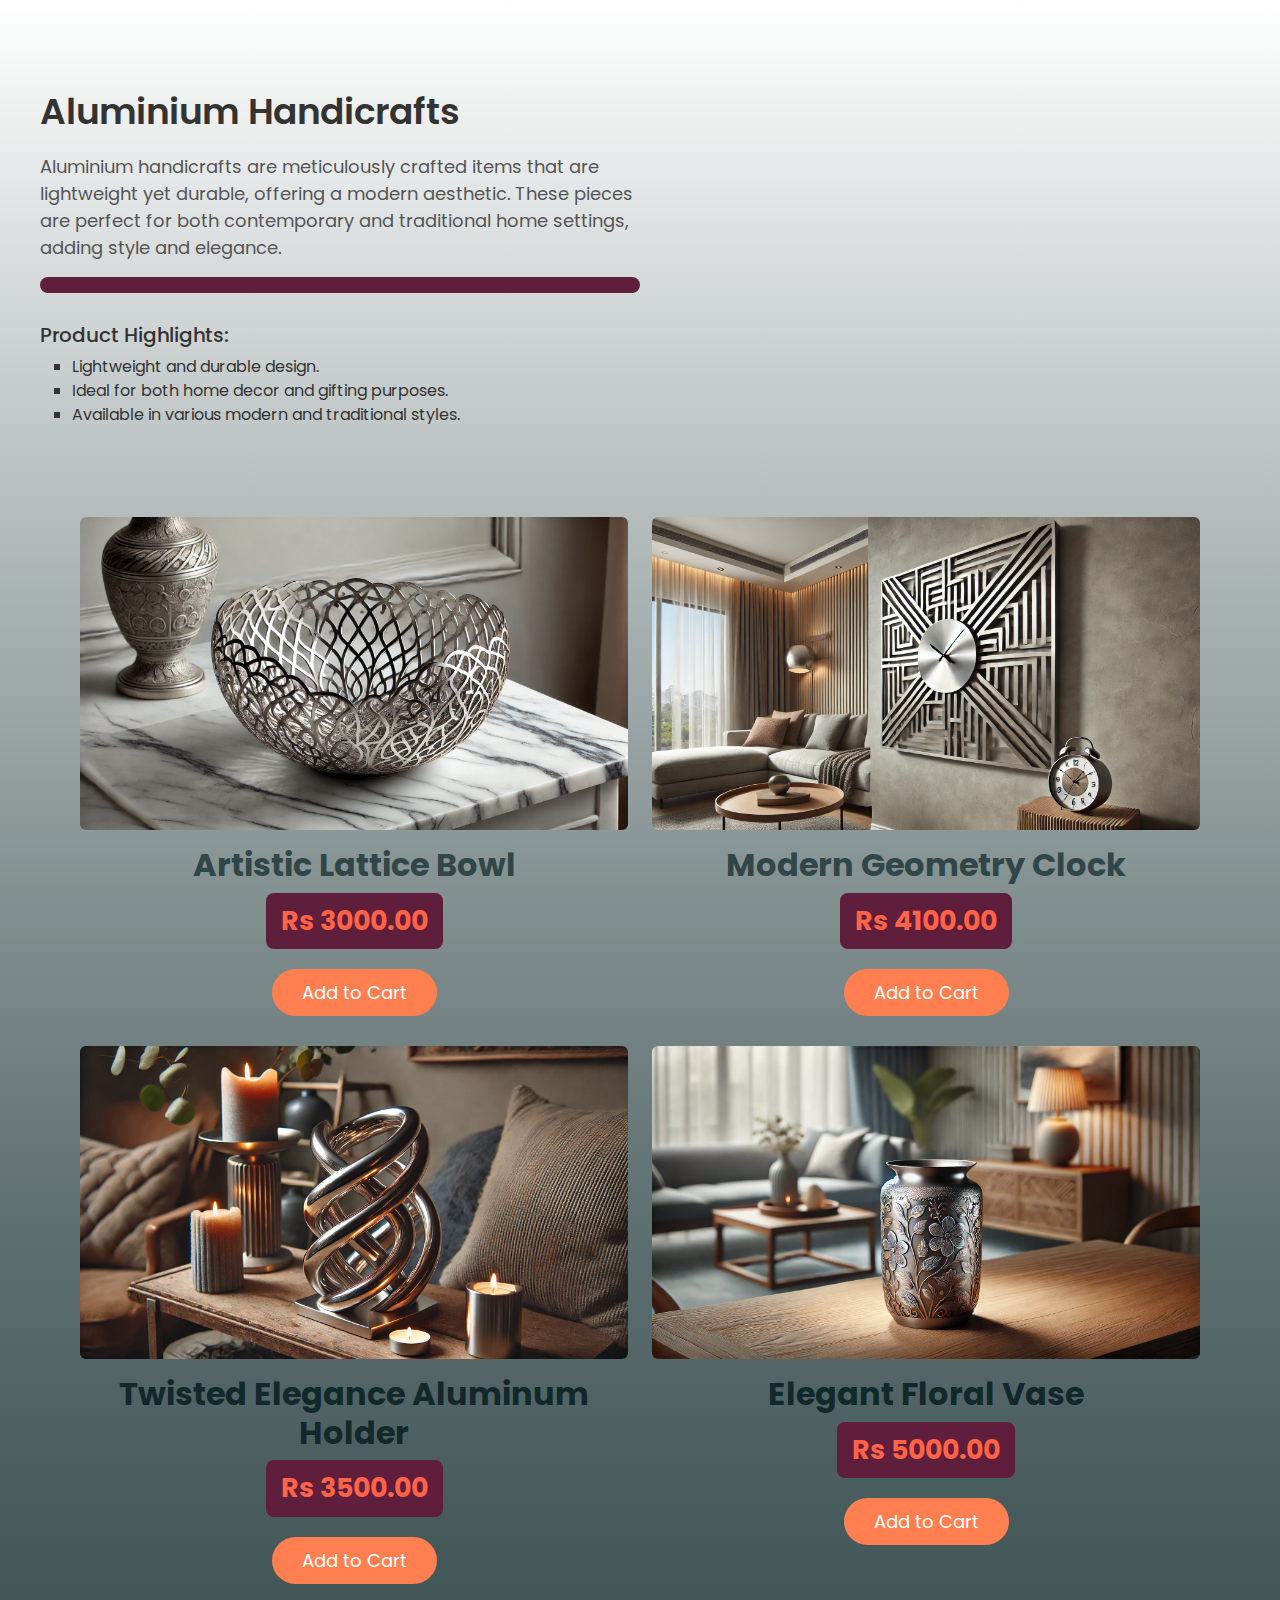
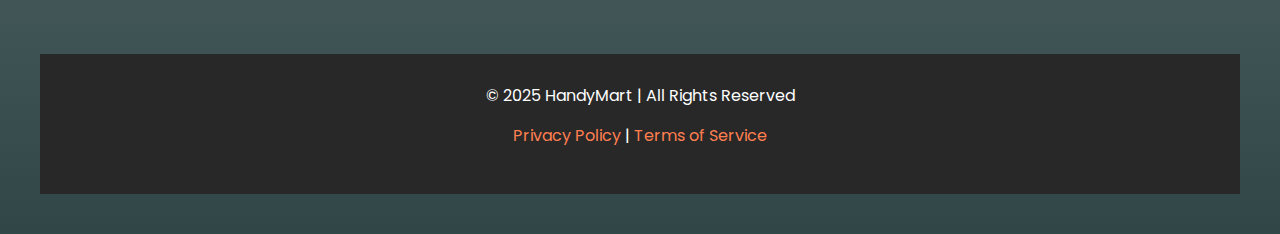
<file: htmlpages/aluminium-handicrafts.html>
<!DOCTYPE html>
<html lang="en">

<head>
    <meta charset="UTF-8">
    <meta name="viewport" content="width=device-width, initial-scale=1">
    <link rel="stylesheet" href="https://cdnjs.cloudflare.com/ajax/libs/font-awesome/6.0.0-beta3/css/all.min.css">
    <link href="https://fonts.googleapis.com/css2?family=Poppins:wght@300;400;600&display=swap" rel="stylesheet">
    <link rel="stylesheet" href="../css/bootstrap.css">
    <script src="https://cdn.jsdelivr.net/npm/bootstrap@5.3.3/dist/js/bootstrap.bundle.min.js"
        integrity="sha384-YvpcrYf0tY3lHB60NNkmXc5s9fDVZLESaAA55NDzOxhy9GkcIdslK1eN7N6jIeHz"
        crossorigin="anonymous"></script>
    <script src="../New folder/popper.min.js"></script>
    <script src="..//New folder/jquery-3.7.1.js"></script>
    <script src="../js/bootstrap.js"></script>
    <title>Aluminium Handicrafts - Product Details</title>
    <style>
        body {
            font-family: 'Poppins', sans-serif;
            background-image: linear-gradient(to top, #304647, 60%, #fff);
            box-sizing: border-box;
        }

        .product-details {
            margin-top: 50px;
            border-radius: 15px;
            padding: 40px;
        } 

        .product-title {
            font-size: 36px;
            font-weight: 600;
            color: #333;
        }

        .d-grip {
            display: flex;
            flex-direction: column;
            justify-content: center;
            align-items: center;
            margin-bottom: 30px;
        }

        .product-price {
            font-size: 27px;
            color: #ff6347;
            font-weight: bold;
            background-color: #5f1e3c;
            padding: 8px 15px;
            border-radius: 8px;
            margin-bottom: 10px;
            text-align: center;
        }

        .add-to-cart-btn {
            background-color: #ff7f50;
            color: white;
            border: none;
            padding: 10px 30px;
            font-size: 18px;
            border-radius: 50px;
            cursor: pointer;
            transition: all 0.3s ease;
            margin-top: 2px;
            display: inline-block;
            margin-left: auto;
            margin-right: auto;
        }

        .add-to-cart-btn:hover {
            background-color: #ff6347;
            transform: scale(1.1);
        }

        .product-highlights {
            margin-top: 30px;
            font-size: 16px;
            color: #333;
        }

        .product-highlights ul {
            list-style-type: square;
        }

        .product-description {
            margin-top: 20px;
            font-size: 18px;
            color: #555;
        }

        footer {
            background-color: #282828;
            color: white;
            padding: 30px 0;
            text-align: center;
        }

        footer a {
            color: #ff7f50;
            text-decoration: none;
        }

        footer a:hover {
            text-decoration: underline;
        }
    </style>
</head>

<body>
    
    <div class=" product-details">
            <div class="col-md-6">
                <h2 class="product-title">Aluminium Handicrafts</h2>
                <p class="product-description">
                    Aluminium handicrafts are meticulously crafted items that are lightweight yet durable, offering a modern aesthetic. These pieces are perfect for both contemporary and traditional home settings, adding style and elegance.
                </p>
                <p class="product-price" ></p>
                <div class="product-highlights">
                    <h5>Product Highlights:</h5>
                    <ul>
                        <li>Lightweight and durable design.</li>
                        <li>Ideal for both home decor and gifting purposes.</li>
                        <li>Available in various modern and traditional styles.</li>
                    </ul>
                </div>
            </div>
            <div class="product-details">
                <div class="row">
                    <div class="col-md-6">
                        <img src="../images/aluminium2.webp" class="img-fluid rounded" alt="Aluminium Handicraft">
                        <h2 class="text-center  mt-3" style="font-weight:bolder; color: #304647; "> Artistic Lattice Bowl </h2>
                        <div class="d-grip gap-2">
                            <p class="product-price" id="productPrice">Rs 3000.00</p>
                            <button class="add-to-cart-btn">Add to Cart</button>
                        </div>
                    </div>
    
                    <div class="col-md-6">
                        <img src="../images/aluminium4.webp" class="img-fluid rounded"
                            alt="Aluminium Handicraft">
                        <h2 class="text-center  mt-3" style="font-weight:bolder; color: #304647; ">Modern Geometry Clock  </h2>
                        <div class="d-grip gap-2">
                            <p class="product-price" id="productPrice">Rs 4100.00</p>
                            <button class="add-to-cart-btn">Add to Cart</button>
                        </div>
                    </div>
                </div>
    
                <div class="row">
                    <div class="col-md-6">
                        <img src="../images/aluminium3.webp" class="img-fluid rounded" alt="Aluminium Handicraft">
                        <h2 class="text-center  mt-3" style="font-weight: bolder; color: #12292b;"> Twisted Elegance Aluminum Holder  </h2>
                        <div class="d-grip gap-2">
                            <p class="product-price" id="productPrice">Rs 3500.00</p>
                            <button class="add-to-cart-btn">Add to Cart</button>
                        </div>
                    </div>
                    <div class="col-md-6">
                        <img src="../images/aluminium1.webp" class="img-fluid rounded"
                            alt="Aluminium Handicraft">
                        <h2 class="text-center  mt-3" style="font-weight: bolder; color: #12292b;">Elegant Floral Vase </h2>
                        <div class="d-grip gap-2">
                            <p class="product-price" id="productPrice">Rs 5000.00</p>
                            <button class="add-to-cart-btn">Add to Cart</button>
                        </div>
                    </div>
                </div>
            </div>
    
            <footer>
                <p>&copy; 2025 HandyMart | All Rights Reserved</p>
                <p><a href="#">Privacy Policy</a> | <a href="#">Terms of Service</a></p>
            </footer>
    
    
    

    
</body>

</html>
</file>
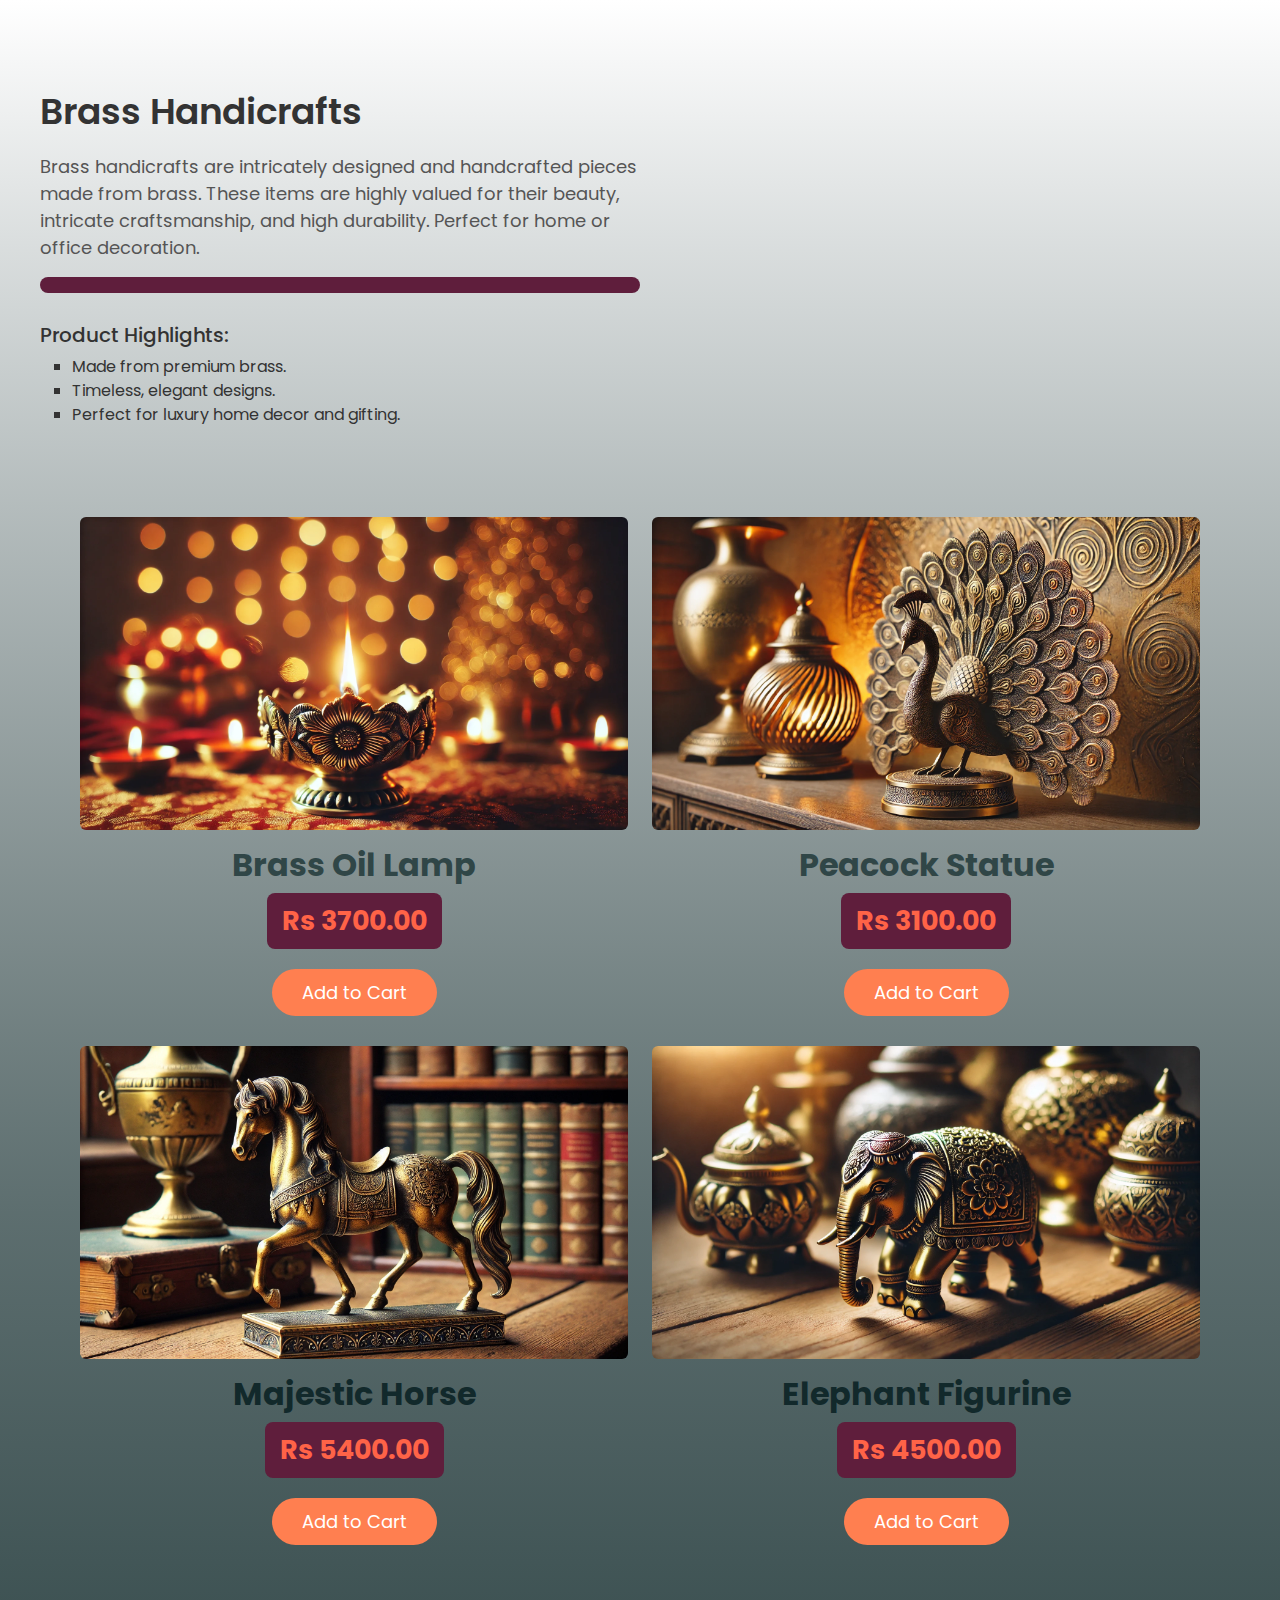
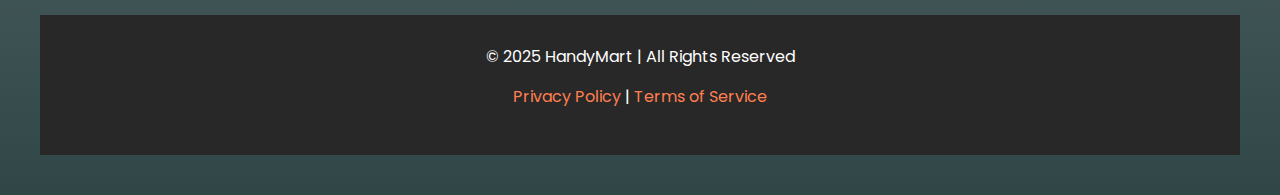
<file: htmlpages/brass-handicrafts.html>
<!DOCTYPE html>
<html lang="en">

<head>
    <meta charset="UTF-8">
    <meta name="viewport" content="width=device-width, initial-scale=1">
    <link rel="stylesheet" href="https://cdnjs.cloudflare.com/ajax/libs/font-awesome/6.0.0-beta3/css/all.min.css">
    <link href="https://fonts.googleapis.com/css2?family=Poppins:wght@300;400;600&display=swap" rel="stylesheet">
    <link rel="stylesheet" href="../css/bootstrap.css">
    <script src="https://cdn.jsdelivr.net/npm/bootstrap@5.3.3/dist/js/bootstrap.bundle.min.js"
        integrity="sha384-YvpcrYf0tY3lHB60NNkmXc5s9fDVZLESaAA55NDzOxhy9GkcIdslK1eN7N6jIeHz"
        crossorigin="anonymous"></script>
    <script src="../New folder/popper.min.js"></script>
    <script src="..//New folder/jquery-3.7.1.js"></script>
    <script src="../js/bootstrap.js"></script>
    <title>Brass Handicrafts - Product Details</title>
    <style>
 body {
            font-family: 'Poppins', sans-serif;
            background-image: linear-gradient(to top, #304647, 60%, #fff);
            box-sizing: border-box;
        }

        .product-details {
            margin-top: 50px;
            border-radius: 15px;
            padding: 40px;
        } 

        .product-title {
            font-size: 36px;
            font-weight: 600;
            color: #333;
        }

        .d-grip {
            display: flex;
            flex-direction: column;
            justify-content: center;
            align-items: center;
            margin-bottom: 30px;
        }

        .product-price {
            font-size: 27px;
            color: #ff6347;
            font-weight: bold;
            background-color: #5f1e3c;
            padding: 8px 15px;
            border-radius: 8px;
            margin-bottom: 10px;
            text-align: center;
        }

        .add-to-cart-btn {
            background-color: #ff7f50;
            color: white;
            border: none;
            padding: 10px 30px;
            font-size: 18px;
            border-radius: 50px;
            cursor: pointer;
            transition: all 0.3s ease;
            margin-top: 2px;
            display: inline-block;
            margin-left: auto;
            margin-right: auto;
        }

        .add-to-cart-btn:hover {
            background-color: #ff6347;
            transform: scale(1.1);
        }

        .product-highlights {
            margin-top: 30px;
            font-size: 16px;
            color: #333;
        }

        .product-highlights ul {
            list-style-type: square;
        }

        .product-description {
            margin-top: 20px;
            font-size: 18px;
            color: #555;
        }

        footer {
            background-color: #282828;
            color: white;
            padding: 30px 0;
            text-align: center;
        }

        footer a {
            color: #ff7f50;
            text-decoration: none;
        }

        footer a:hover {
            text-decoration: underline;
        }
    </style>
</head>

<body>

    <div class=" product-details">
            <div class="col-md-6">
                <h2 class="product-title">Brass Handicrafts</h2>
                <p class="product-description">
                    Brass handicrafts are intricately designed and handcrafted pieces made from brass. These items are highly valued for their beauty, intricate craftsmanship, and high durability. Perfect for home or office decoration.
                </p>
                <p class="product-price" ></p>
                <div class="product-highlights">
                    <h5>Product Highlights:</h5>
                    <ul>
                        <li>Made from premium brass.</li>
                        <li>Timeless, elegant designs.</li>
                        <li>Perfect for luxury home decor and gifting.</li>
                    </ul>
                </div>
            </div>
            <div class="product-details">
                <div class="row">
                    <div class="col-md-6">
                        <img src="../images/brass1.webp" class="img-fluid rounded" alt="Brass Handicraft">
                        <h2 class="text-center  mt-3" style="font-weight: bold; color: #304647;">Brass Oil Lamp </h2>
                        <div class="d-grip gap-2">
                            <p class="product-price" id="productPrice">Rs 3700.00</p>
                            <button class="add-to-cart-btn">Add to Cart</button>
                        </div>
                    </div>
    
                    <div class="col-md-6">
                        <img src="../images/brass2.webp " class="img-fluid rounded"
                            alt="Brass Handicraft">
                        <h2 class="text-center  mt-3" style="font-weight: bold; color: #304647;"> Peacock Statue </h2>
                        <div class="d-grip gap-2">
                            <p class="product-price" id="productPrice">Rs 3100.00</p>
                            <button class="add-to-cart-btn">Add to Cart</button>
                        </div>
                    </div>
                </div>
    
                <div class="row">
                    <div class="col-md-6">
                        <img src="../images/brass3.webp" class="img-fluid rounded" alt="Brass Handicraft">
                        <h2 class="text-center mt-3" style="font-weight: bold; color: #12292b;">Majestic Horse  </h2>
                        <div class="d-grip gap-2">
                            <p class="product-price" id="productPrice">Rs 5400.00</p>
                            <button class="add-to-cart-btn">Add to Cart</button>
                        </div>
                    </div>
                    <div class="col-md-6">
                        <img src="../images/brass4.webp" class="img-fluid rounded"
                            alt="Brass Handicraft">
                        <h2 class="text-center  mt-3" style="font-weight: bold; color: #12292b;"> Elephant Figurine </h2>
                        <div class="d-grip gap-2">
                            <p class="product-price" id="productPrice">Rs 4500.00</p>
                            <button class="add-to-cart-btn">Add to Cart</button>
                        </div>
                    </div>
                </div>
            </div>
    
            <footer>
                <p>&copy; 2025 HandyMart | All Rights Reserved</p>
                <p><a href="#">Privacy Policy</a> | <a href="#">Terms of Service</a></p>
            </footer>
    
    
    

    

</body>

</html>
</file>
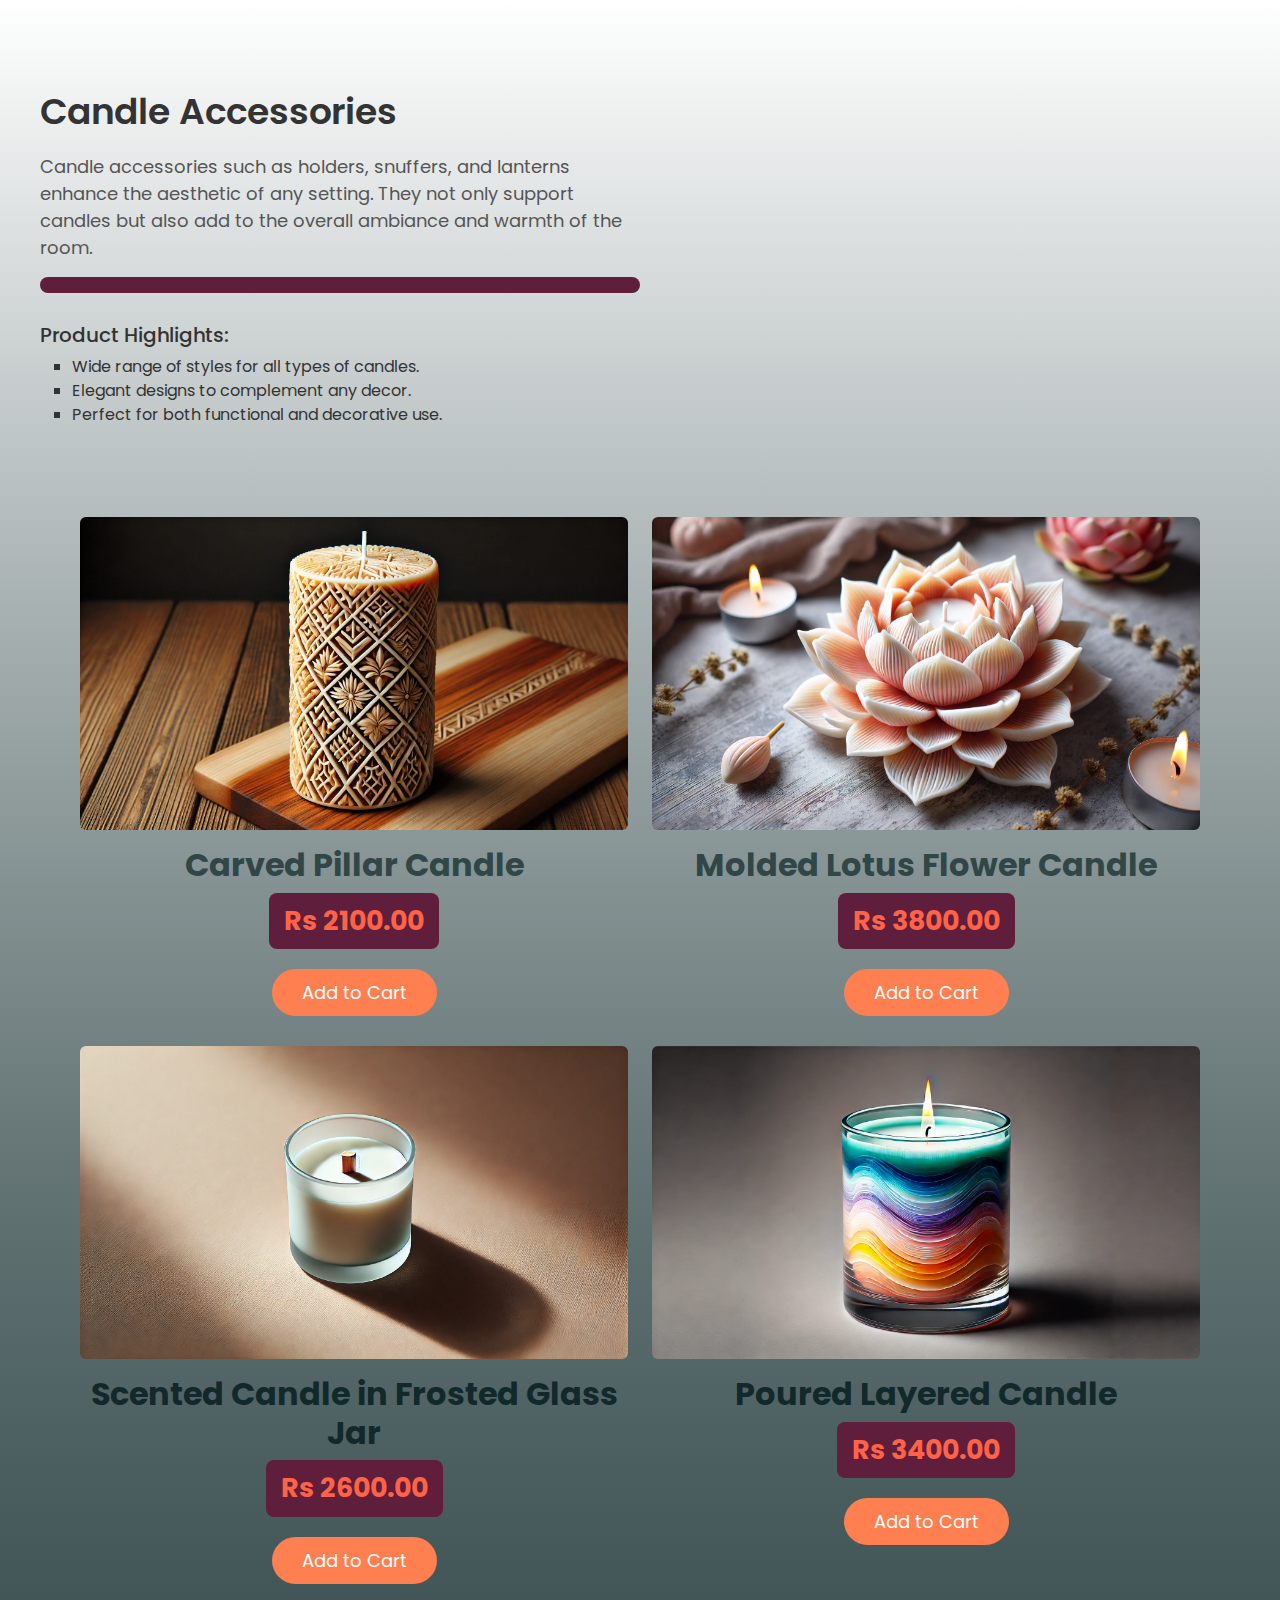
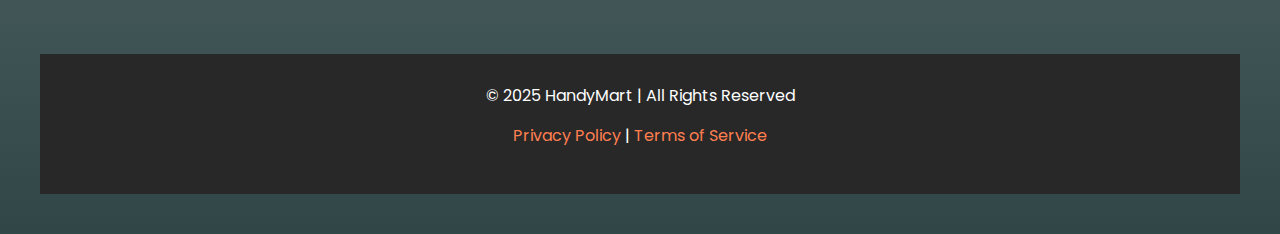
<file: htmlpages/candle-handicrafts.html>
<!DOCTYPE html>
<html lang="en">

<head>
    <meta charset="UTF-8">
    <meta name="viewport" content="width=device-width, initial-scale=1">
    <link rel="stylesheet" href="https://cdnjs.cloudflare.com/ajax/libs/font-awesome/6.0.0-beta3/css/all.min.css">
    <link href="https://fonts.googleapis.com/css2?family=Poppins:wght@300;400;600&display=swap" rel="stylesheet">
    <link rel="stylesheet" href="../css/bootstrap.css">
    <script src="https://cdn.jsdelivr.net/npm/bootstrap@5.3.3/dist/js/bootstrap.bundle.min.js"
        integrity="sha384-YvpcrYf0tY3lHB60NNkmXc5s9fDVZLESaAA55NDzOxhy9GkcIdslK1eN7N6jIeHz"
        crossorigin="anonymous"></script>
    <script src="../New folder/popper.min.js"></script>
    <script src="..//New folder/jquery-3.7.1.js"></script>
    <script src="../js/bootstrap.js"></script>
    <title>Candle Accessories  - Product Details</title>
    <style>
          body {
            font-family: 'Poppins', sans-serif;
            background-image: linear-gradient(to top, #304647, 60%, #fff);
            box-sizing: border-box;
        }

        .product-details {
            margin-top: 50px;
            border-radius: 15px;
            padding: 40px;
        } 

        .product-title {
            font-size: 36px;
            font-weight: 600;
            color: #333;
        }

        .d-grip {
            display: flex;
            flex-direction: column;
            justify-content: center;
            align-items: center;
            margin-bottom: 30px;
        }

        .product-price {
            font-size: 27px;
            color: #ff6347;
            font-weight: bold;
            background-color: #5f1e3c;
            padding: 8px 15px;
            border-radius: 8px;
            margin-bottom: 10px;
            text-align: center;
        }

        .add-to-cart-btn {
            background-color: #ff7f50;
            color: white;
            border: none;
            padding: 10px 30px;
            font-size: 18px;
            border-radius: 50px;
            cursor: pointer;
            transition: all 0.3s ease;
            margin-top: 2px;
            display: inline-block;
            margin-left: auto;
            margin-right: auto;
        }

        .add-to-cart-btn:hover {
            background-color: #ff6347;
            transform: scale(1.1);
        }

        .product-highlights {
            margin-top: 30px;
            font-size: 16px;
            color: #333;
        }

        .product-highlights ul {
            list-style-type: square;
        }

        .product-description {
            margin-top: 20px;
            font-size: 18px;
            color: #555;
        }

        footer {
            background-color: #282828;
            color: white;
            padding: 30px 0;
            text-align: center;
        }

        footer a {
            color: #ff7f50;
            text-decoration: none;
        }

        footer a:hover {
            text-decoration: underline;
        }
    </style>
</head>

<body>

   
    <div class=" product-details">
            <div class="col-md-6">
                <h2 class="product-title">Candle Accessories </h2>
                <p class="product-description">
                    Candle accessories such as holders, snuffers, and lanterns enhance the aesthetic of any setting. They not only support candles but also add to the overall ambiance and warmth of the room.
                </p>
                <p class="product-price" ></p>
                <div class="product-highlights">
                    <h5>Product Highlights:</h5>
                    <ul>
                        <li>Wide range of styles for all types of candles.</li>
                        <li>Elegant designs to complement any decor.</li>
                        <li>Perfect for both functional and decorative use.</li>
                    </ul>
                </div>
            </div>
            <div class="product-details">
                <div class="row">
                    <div class="col-md-6">
                        <img src="../images/candle1.webp" class="img-fluid rounded" alt="Candle Handicraft">
                        <h2 class="text-center  mt-3" style="font-weight: bold; color: #304647;">Carved Pillar Candle </h2>
                        <div class="d-grip gap-2">
                            <p class="product-price" id="productPrice">Rs 2100.00</p>
                            <button class="add-to-cart-btn">Add to Cart</button>
                        </div>
                    </div>
    
                    <div class="col-md-6">
                        <img src="../images/candle2.webp " class="img-fluid rounded"
                            alt="Candle Handicraft">
                        <h2 class="text-center  mt-3" style="font-weight: bold; color: #304647;">Molded Lotus Flower Candle </h2>
                        <div class="d-grip gap-2">
                            <p class="product-price" id="productPrice">Rs 3800.00</p>
                            <button class="add-to-cart-btn">Add to Cart</button>
                        </div>
                    </div>
                </div>
    
                <div class="row">
                    <div class="col-md-6">
                        <img src="../images/candle3.webp " class="img-fluid rounded" alt="Candle Handicraft">
                        <h2 class="text-center  mt-3" style="font-weight: bold; color: #12292b;"> Scented Candle in Frosted Glass Jar</h2>
                        <div class="d-grip gap-2">
                            <p class="product-price" id="productPrice">Rs 2600.00</p>
                            <button class="add-to-cart-btn">Add to Cart</button>
                        </div>
                    </div>
                    <div class="col-md-6">
                        <img src="../images/candle4.webp " class="img-fluid rounded"
                            alt="Candle Handicraft">
                        <h2 class="text-center  mt-3" style="font-weight: bold; color: #12292b;"> Poured Layered Candle</h2>
                        <div class="d-grip gap-2">
                            <p class="product-price" id="productPrice">Rs 3400.00</p>
                            <button class="add-to-cart-btn">Add to Cart</button>
                        </div>
                    </div>
                </div>
            </div>
    
            <footer>
                <p>&copy; 2025 HandyMart | All Rights Reserved</p>
                <p><a href="#">Privacy Policy</a> | <a href="#">Terms of Service</a></p>
            </footer>
    
    
    

</body>

</html>
</file>
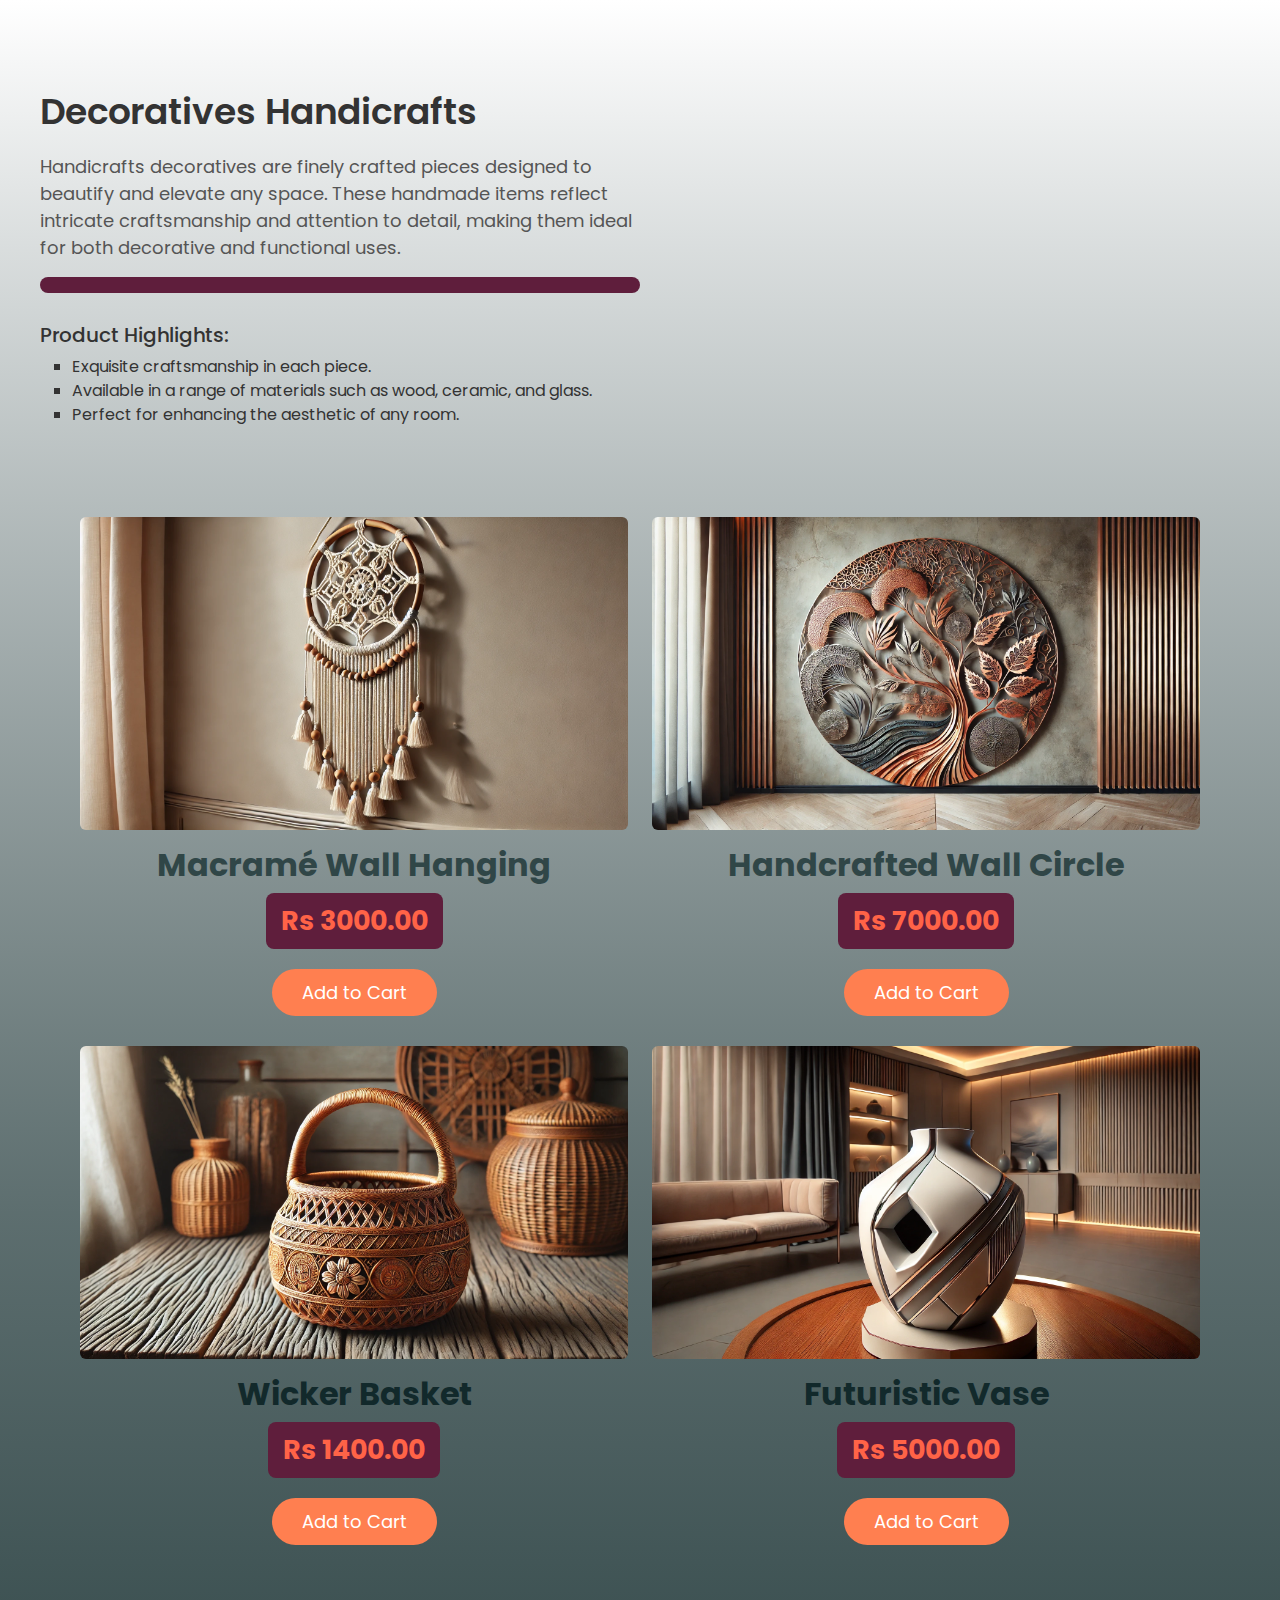
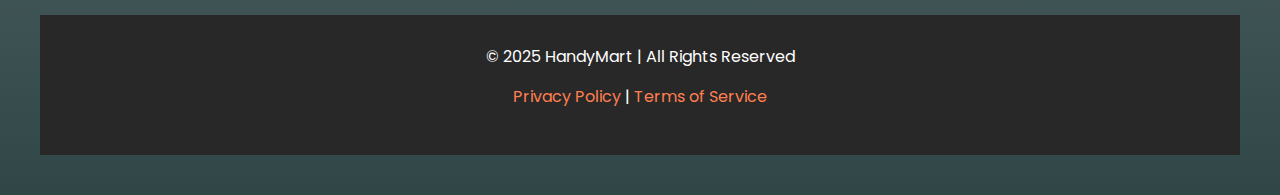
<file: htmlpages/decoratives-handicrafts.html>
<!DOCTYPE html>
<html lang="en">

<head>
    <meta charset="UTF-8">
    <meta name="viewport" content="width=device-width, initial-scale=1">
    <link rel="stylesheet" href="https://cdnjs.cloudflare.com/ajax/libs/font-awesome/6.0.0-beta3/css/all.min.css">
    <link href="https://fonts.googleapis.com/css2?family=Poppins:wght@300;400;600&display=swap" rel="stylesheet">
    <link rel="stylesheet" href="../css/bootstrap.css">
    <script src="https://cdn.jsdelivr.net/npm/bootstrap@5.3.3/dist/js/bootstrap.bundle.min.js"
        integrity="sha384-YvpcrYf0tY3lHB60NNkmXc5s9fDVZLESaAA55NDzOxhy9GkcIdslK1eN7N6jIeHz"
        crossorigin="anonymous"></script>
    <script src="../New folder/popper.min.js"></script>
    <script src="..//New folder/jquery-3.7.1.js"></script>
    <script src="../js/bootstrap.js"></script>
    <title>Decoratives Handicrafts - Product Details</title>
    <style>
       body {
            font-family: 'Poppins', sans-serif;
            background-image: linear-gradient(to top, #304647, 60%, #fff);
            box-sizing: border-box;
        }

        .product-details {
            margin-top: 50px;
            border-radius: 15px;
            padding: 40px;
        } 

        .product-title {
            font-size: 36px;
            font-weight: 600;
            color: #333;
        }

        .d-grip {
            display: flex;
            flex-direction: column;
            justify-content: center;
            align-items: center;
            margin-bottom: 30px;
        }

        .product-price {
            font-size: 27px;
            color: #ff6347;
            font-weight: bold;
            background-color: #5f1e3c;
            padding: 8px 15px;
            border-radius: 8px;
            margin-bottom: 10px;
            text-align: center;
        }

        .add-to-cart-btn {
            background-color: #ff7f50;
            color: white;
            border: none;
            padding: 10px 30px;
            font-size: 18px;
            border-radius: 50px;
            cursor: pointer;
            transition: all 0.3s ease;
            margin-top: 2px;
            display: inline-block;
            margin-left: auto;
            margin-right: auto;
        }

        .add-to-cart-btn:hover {
            background-color: #ff6347;
            transform: scale(1.1);
        }

        .product-highlights {
            margin-top: 30px;
            font-size: 16px;
            color: #333;
        }

        .product-highlights ul {
            list-style-type: square;
        }

        .product-description {
            margin-top: 20px;
            font-size: 18px;
            color: #555;
        }

        footer {
            background-color: #282828;
            color: white;
            padding: 30px 0;
            text-align: center;
        }

        footer a {
            color: #ff7f50;
            text-decoration: none;
        }

        footer a:hover {
            text-decoration: underline;
        }
    </style>
</head>

<body>

    <div class=" product-details">
            <div class="col-md-6">
                <h2 class="product-title">Decoratives Handicrafts</h2>
                <p class="product-description">
                    Handicrafts decoratives are finely crafted pieces designed to beautify and elevate any space. These handmade items reflect intricate craftsmanship and attention to detail, making them ideal for both decorative and functional uses.
                </p>
                <p class="product-price" ></p>
                <div class="product-highlights">
                    <h5>Product Highlights:</h5>
                    <ul>
                        <li>Exquisite craftsmanship in each piece.</li>
                        <li>Available in a range of materials such as wood, ceramic, and glass.</li>
                        <li>Perfect for enhancing the aesthetic of any room.</li>
                    </ul>
                </div>
            </div>
            <div class="product-details">
                <div class="row">
                    <div class="col-md-6">
                        <img src="../images/decoratives3.webp " class="img-fluid rounded" alt="Decoratives Handicraft">
                        <h2 class="text-center  mt-3" style="font-weight: bold; color: #304647;">Macramé Wall Hanging </h2>
                        <div class="d-grip gap-2">
                            <p class="product-price" id="productPrice">Rs 3000.00</p>
                            <button class="add-to-cart-btn">Add to Cart</button>
                        </div>
                    </div>
    
                    <div class="col-md-6">
                        <img src="../images/decoratives1.webp " class="img-fluid rounded"
                            alt="Decoratives Handicraft">
                        <h2 class="text-center  mt-3" style="font-weight: bold; color: #304647;">Handcrafted Wall Circle</h2>
                        <div class="d-grip gap-2">
                            <p class="product-price" id="productPrice">Rs 7000.00</p>
                            <button class="add-to-cart-btn">Add to Cart</button>
                        </div>
                    </div>
                </div>
    
                <div class="row">
                    <div class="col-md-6">
                        <img src="../images/decoratives4.webp " class="img-fluid rounded" alt="Decoratives Handicraft">
                        <h2 class="text-center  mt-3" style="font-weight: bold; color: #12292b;">Wicker Basket </h2>
                        <div class="d-grip gap-2">
                            <p class="product-price" id="productPrice">Rs 1400.00</p>
                            <button class="add-to-cart-btn">Add to Cart</button>
                        </div>
                    </div>
                    <div class="col-md-6">
                        <img src="../images/decoratives2.webp " class="img-fluid rounded"
                            alt="Decoratives Handicraft">
                        <h2 class="text-center  mt-3" style="font-weight: bold; color: #12292b;">Futuristic Vase </h2>
                        <div class="d-grip gap-2">
                            <p class="product-price" id="productPrice">Rs 5000.00</p>
                            <button class="add-to-cart-btn">Add to Cart</button>
                        </div>
                    </div>
                </div>
            </div>
    
            <footer>
                <p>&copy; 2025 HandyMart | All Rights Reserved</p>
                <p><a href="#">Privacy Policy</a> | <a href="#">Terms of Service</a></p>
            </footer>
    
    
    
    

</body>

</html>
</file>
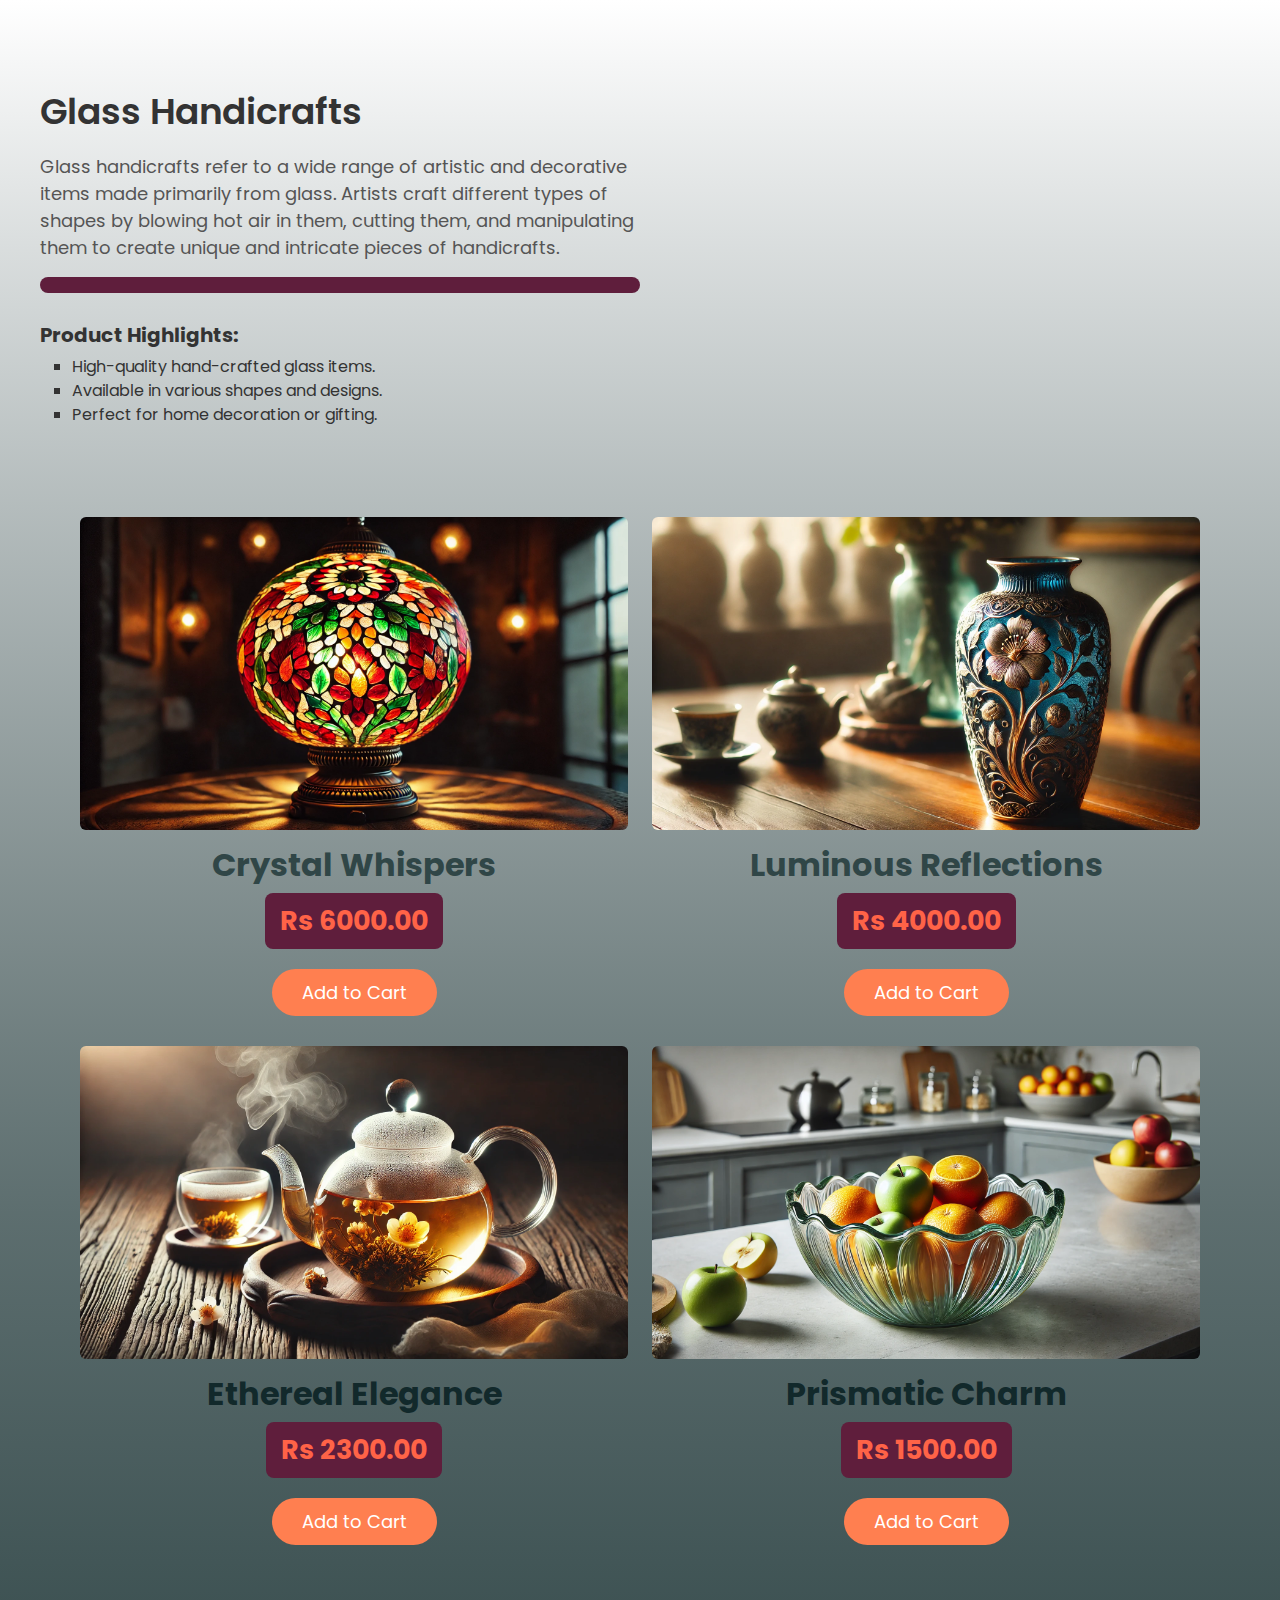
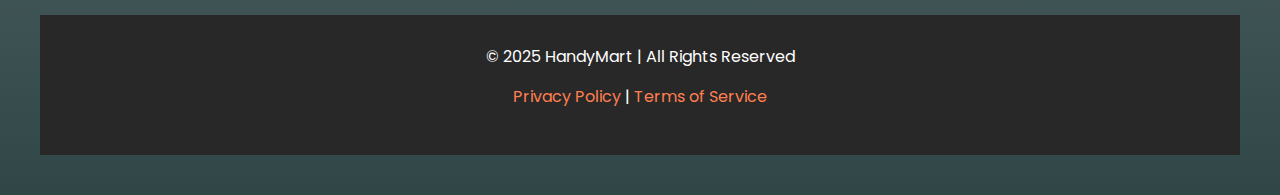
<file: htmlpages/glass-handicrafts.html>
<!DOCTYPE html>
<html lang="en">

<head>
    <meta charset="UTF-8">
    <meta name="viewport" content="width=device-width, initial-scale=1">
    <link rel="stylesheet" href="https://cdnjs.cloudflare.com/ajax/libs/font-awesome/6.0.0-beta3/css/all.min.css">
    <link href="https://fonts.googleapis.com/css2?family=Poppins:wght@300;400;600&display=swap" rel="stylesheet">
    <link rel="stylesheet" href="../css/bootstrap.css">
    <script src="https://cdn.jsdelivr.net/npm/bootstrap@5.3.3/dist/js/bootstrap.bundle.min.js"
        integrity="sha384-YvpcrYf0tY3lHB60NNkmXc5s9fDVZLESaAA55NDzOxhy9GkcIdslK1eN7N6jIeHz"
        crossorigin="anonymous"></script>
    <script src="../New folder/jquery-3.7.1.js"></script>
    <title>Glass Handicrafts - Product Details</title>
    <style>
        body {
            font-family: 'Poppins', sans-serif;
            background-image: linear-gradient(to top, #304647, 60%, #fff);
            box-sizing: border-box;
        }

        .product-details {
            margin-top: 50px;
            border-radius: 15px;
            padding: 40px;
        } 

        .product-title {
            font-size: 36px;
            font-weight: 600;
            color: #333;
        }

        .d-grip {
            display: flex;
            flex-direction: column;
            justify-content: center;
            align-items: center;
            margin-bottom: 30px;
        }

        .product-price {
            font-size: 27px;
            color: #ff6347;
            font-weight: bold;
            background-color: #5f1e3c;
            padding: 8px 15px;
            border-radius: 8px;
            margin-bottom: 10px;
            text-align: center;
        }

        .add-to-cart-btn {
            background-color: #ff7f50;
            color: white;
            border: none;
            padding: 10px 30px;
            font-size: 18px;
            border-radius: 50px;
            cursor: pointer;
            transition: all 0.3s ease;
            margin-top: 2px;
            display: inline-block;
            margin-left: auto;
            margin-right: auto;
        }

        .add-to-cart-btn:hover {
            background-color: #ff6347;
            transform: scale(1.1);
        }

        .product-highlights {
            margin-top: 30px;
            font-size: 16px;
            color: #333;
        }

        .product-highlights ul {
            list-style-type: square;
        }

        .product-description {
            margin-top: 20px;
            font-size: 18px;
            color: #555;
        }

        footer {
            background-color: #282828;
            color: white;
            padding: 30px 0;
            text-align: center;
        }

        footer a {
            color: #ff7f50;
            text-decoration: none;
        }

        footer a:hover {
            text-decoration: underline;
        }
    </style>
</head>

<body>
    <div class="product-details">
        <div class="col-md-6">
            <h2 class="product-title">Glass Handicrafts</h2>
            <p class="product-description">
                Glass handicrafts refer to a wide range of artistic and decorative items made primarily from glass.
                Artists craft different types of shapes by blowing hot air in them, cutting them, and manipulating them
                to create unique and intricate pieces of handicrafts.
            </p>
            <p class="product-price" ></p>
            <div class="product-highlights">
                <h5 style="font-weight: bold;">Product Highlights:</h5>
                <ul>
                    <li>High-quality hand-crafted glass items.</li>
                    <li>Available in various shapes and designs.</li>
                    <li>Perfect for home decoration or gifting.</li>
                </ul>
            </div>
        </div>
        <div class="product-details">
            <div class="row">
                <div class="col-md-6">
                    <img src="../images/glass4.webp " class="img-fluid rounded" alt="Glass Handicraft">
                    <h2 class="text-center  mt-3" style="font-weight: bolder;  color: #304647;">Crystal Whispers </h2>
                    <div class="d-grip gap-2">
                        <p class="product-price" id="productPrice">Rs 6000.00</p>
                        <button class="add-to-cart-btn">Add to Cart</button>
                    </div>
                </div>

                <div class="col-md-6">
                    <img src="../images/glass2.webp " class="img-fluid rounded"
                        alt="Glass Handicraft">
                    <h2 class="text-center  mt-3" style="font-weight: bolder;  color: #304647;">Luminous Reflections </h2>
                    <div class="d-grip gap-2">
                        <p class="product-price" id="productPrice">Rs 4000.00</p>
                        <button class="add-to-cart-btn">Add to Cart</button>
                    </div>
                </div>
            </div>

            <div class="row">
                <div class="col-md-6">
                    <img src="../images/glass3.webp " class="img-fluid rounded" alt="Glass Handicraft">
                    <h2 class="text-center  mt-3" style="font-weight: bolder; color: #12292b;">Ethereal Elegance </h2>
                    <div class="d-grip gap-2">
                        <p class="product-price" id="productPrice">Rs 2300.00</p>
                        <button class="add-to-cart-btn">Add to Cart</button>
                    </div>
                </div>
                <div class="col-md-6">
                    <img src="../images/glass1.webp " class="img-fluid rounded"
                        alt="Glass Handicraft">
                    <h2 class="text-center  mt-3" style="font-weight: bolder; color: #12292b;">Prismatic Charm </h2>
                    <div class="d-grip gap-2">
                        <p class="product-price" id="productPrice">Rs 1500.00</p>
                        <button class="add-to-cart-btn">Add to Cart</button>
                    </div>
                </div>
            </div>
        </div>

        <footer>
            <p>&copy; 2025 HandyMart | All Rights Reserved</p>
            <p><a href="#">Privacy Policy</a> | <a href="#">Terms of Service</a></p>
        </footer>
</body>

</html>
</file>
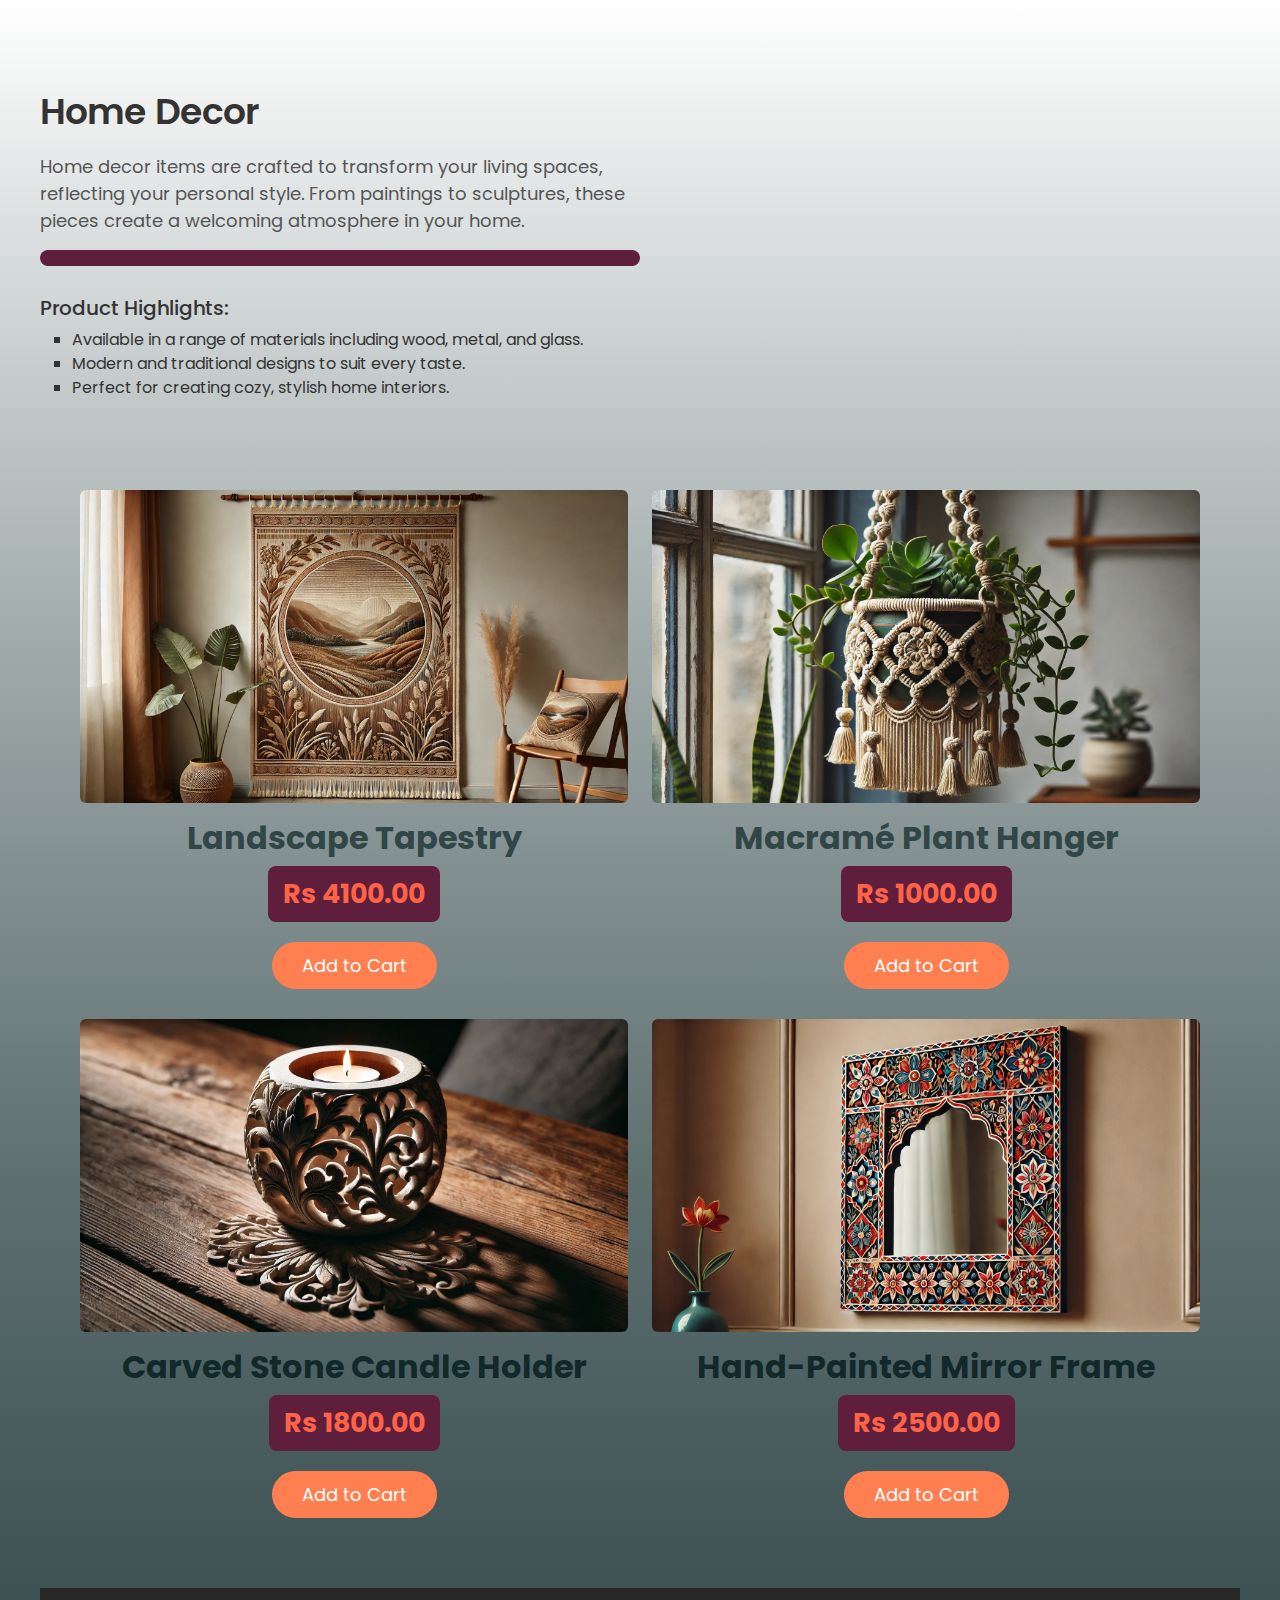
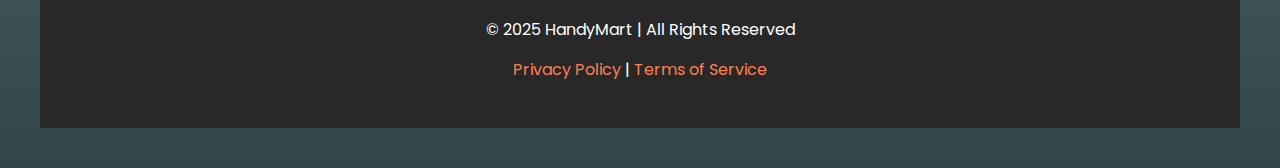
<file: htmlpages/homedecor-handicrafts.html>
<!DOCTYPE html>
<html lang="en">

<head>
    <meta charset="UTF-8">
    <meta name="viewport" content="width=device-width, initial-scale=1">
    <link rel="stylesheet" href="https://cdnjs.cloudflare.com/ajax/libs/font-awesome/6.0.0-beta3/css/all.min.css">
    <link href="https://fonts.googleapis.com/css2?family=Poppins:wght@300;400;600&display=swap" rel="stylesheet">
    <link rel="stylesheet" href="../css/bootstrap.css">
    <script src="https://cdn.jsdelivr.net/npm/bootstrap@5.3.3/dist/js/bootstrap.bundle.min.js"
        integrity="sha384-YvpcrYf0tY3lHB60NNkmXc5s9fDVZLESaAA55NDzOxhy9GkcIdslK1eN7N6jIeHz"
        crossorigin="anonymous"></script>
    <script src="../New folder/popper.min.js"></script>
    <script src="..//New folder/jquery-3.7.1.js"></script>
    <script src="../js/bootstrap.js"></script>
    <title>Home Decor  - Product Details</title>
      <style>
       body {
            font-family: 'Poppins', sans-serif;
            background-image: linear-gradient(to top, #304647, 60%, #fff);
            box-sizing: border-box;
        }

        .product-details {
            margin-top: 50px;
            border-radius: 15px;
            padding: 40px;
        } 

        .product-title {
            font-size: 36px;
            font-weight: 600;
            color: #333;
        }

        .d-grip {
            display: flex;
            flex-direction: column;
            justify-content: center;
            align-items: center;
            margin-bottom: 30px;
        }

        .product-price {
            font-size: 27px;
            color: #ff6347;
            font-weight: bold;
            background-color: #5f1e3c;
            padding: 8px 15px;
            border-radius: 8px;
            margin-bottom: 10px;
            text-align: center;
        }

        .add-to-cart-btn {
            background-color: #ff7f50;
            color: white;
            border: none;
            padding: 10px 30px;
            font-size: 18px;
            border-radius: 50px;
            cursor: pointer;
            transition: all 0.3s ease;
            margin-top: 2px;
            display: inline-block;
            margin-left: auto;
            margin-right: auto;
        }

        .add-to-cart-btn:hover {
            background-color: #ff6347;
            transform: scale(1.1);
        }

        .product-highlights {
            margin-top: 30px;
            font-size: 16px;
            color: #333;
        }

        .product-highlights ul {
            list-style-type: square;
        }

        .product-description {
            margin-top: 20px;
            font-size: 18px;
            color: #555;
        }

        footer {
            background-color: #282828;
            color: white;
            padding: 30px 0;
            text-align: center;
        }

        footer a {
            color: #ff7f50;
            text-decoration: none;
        }

        footer a:hover {
            text-decoration: underline;
        }
    </style>
</head>

<body>

    <div class=" product-details">
            <div class="col-md-6">
                <h2 class="product-title">Home Decor </h2>
                <p class="product-description">
                    Home decor items are crafted to transform your living spaces, reflecting your personal style. From paintings to sculptures, these pieces create a welcoming atmosphere in your home.
                </p>
                <p class="product-price" </p>
                <div class="product-highlights">
                    <h5>Product Highlights:</h5>
                    <ul>
                        <li>Available in a range of materials including wood, metal, and glass.</li>
                        <li>Modern and traditional designs to suit every taste.</li>
                        <li>Perfect for creating cozy, stylish home interiors.</li>
                    </ul>
                </div>
            </div>
            <div class="product-details">
                <div class="row">
                    <div class="col-md-6">
                        <img src="../images/homedecor1.webp " class="img-fluid rounded" alt="Homedecor Handicraft">
                        <h2 class="text-center  mt-3" style="font-weight: bold; color: #304647;"> Landscape Tapestry</h2>
                        <div class="d-grip gap-2">
                            <p class="product-price" id="productPrice">Rs 4100.00</p>
                            <button class="add-to-cart-btn">Add to Cart</button>
                        </div>
                    </div>
    
                    <div class="col-md-6">
                        <img src="../images/homedecor2.webp " class="img-fluid rounded"
                            alt="Homedecor Handicraft">
                        <h2 class="text-center  mt-3" style="font-weight: bold; color: #304647;">Macramé Plant Hanger </h2>
                        <div class="d-grip gap-2">
                            <p class="product-price" id="productPrice">Rs 1000.00</p>
                            <button class="add-to-cart-btn">Add to Cart</button>
                        </div>
                    </div>
                </div>
    
                <div class="row">
                    <div class="col-md-6">
                        <img src="../images/homedecor3.webp " class="img-fluid rounded" alt="Homedecor Handicraft">
                        <h2 class="text-center  mt-3" style="font-weight: bold; color: #12292b;">Carved Stone Candle Holder</h2>
                        <div class="d-grip gap-2">
                            <p class="product-price" id="productPrice">Rs 1800.00</p>
                            <button class="add-to-cart-btn">Add to Cart</button>
                        </div>
                    </div>
                    <div class="col-md-6">
                        <img src="../images/homedecor4.webp " class="img-fluid rounded"
                            alt="Homedecor Handicraft">
                        <h2 class="text-center  mt-3" style="font-weight: bold; color: #12292b;">Hand-Painted Mirror Frame</h2>
                        <div class="d-grip gap-2">
                            <p class="product-price" id="productPrice">Rs 2500.00</p>
                            <button class="add-to-cart-btn">Add to Cart</button>
                        </div>
                    </div>
                </div>
            </div>
    
            <footer>
                <p>&copy; 2025 HandyMart | All Rights Reserved</p>
                <p><a href="#">Privacy Policy</a> | <a href="#">Terms of Service</a></p>
            </footer>
    
    
    

    
</body>

</html>
</file>
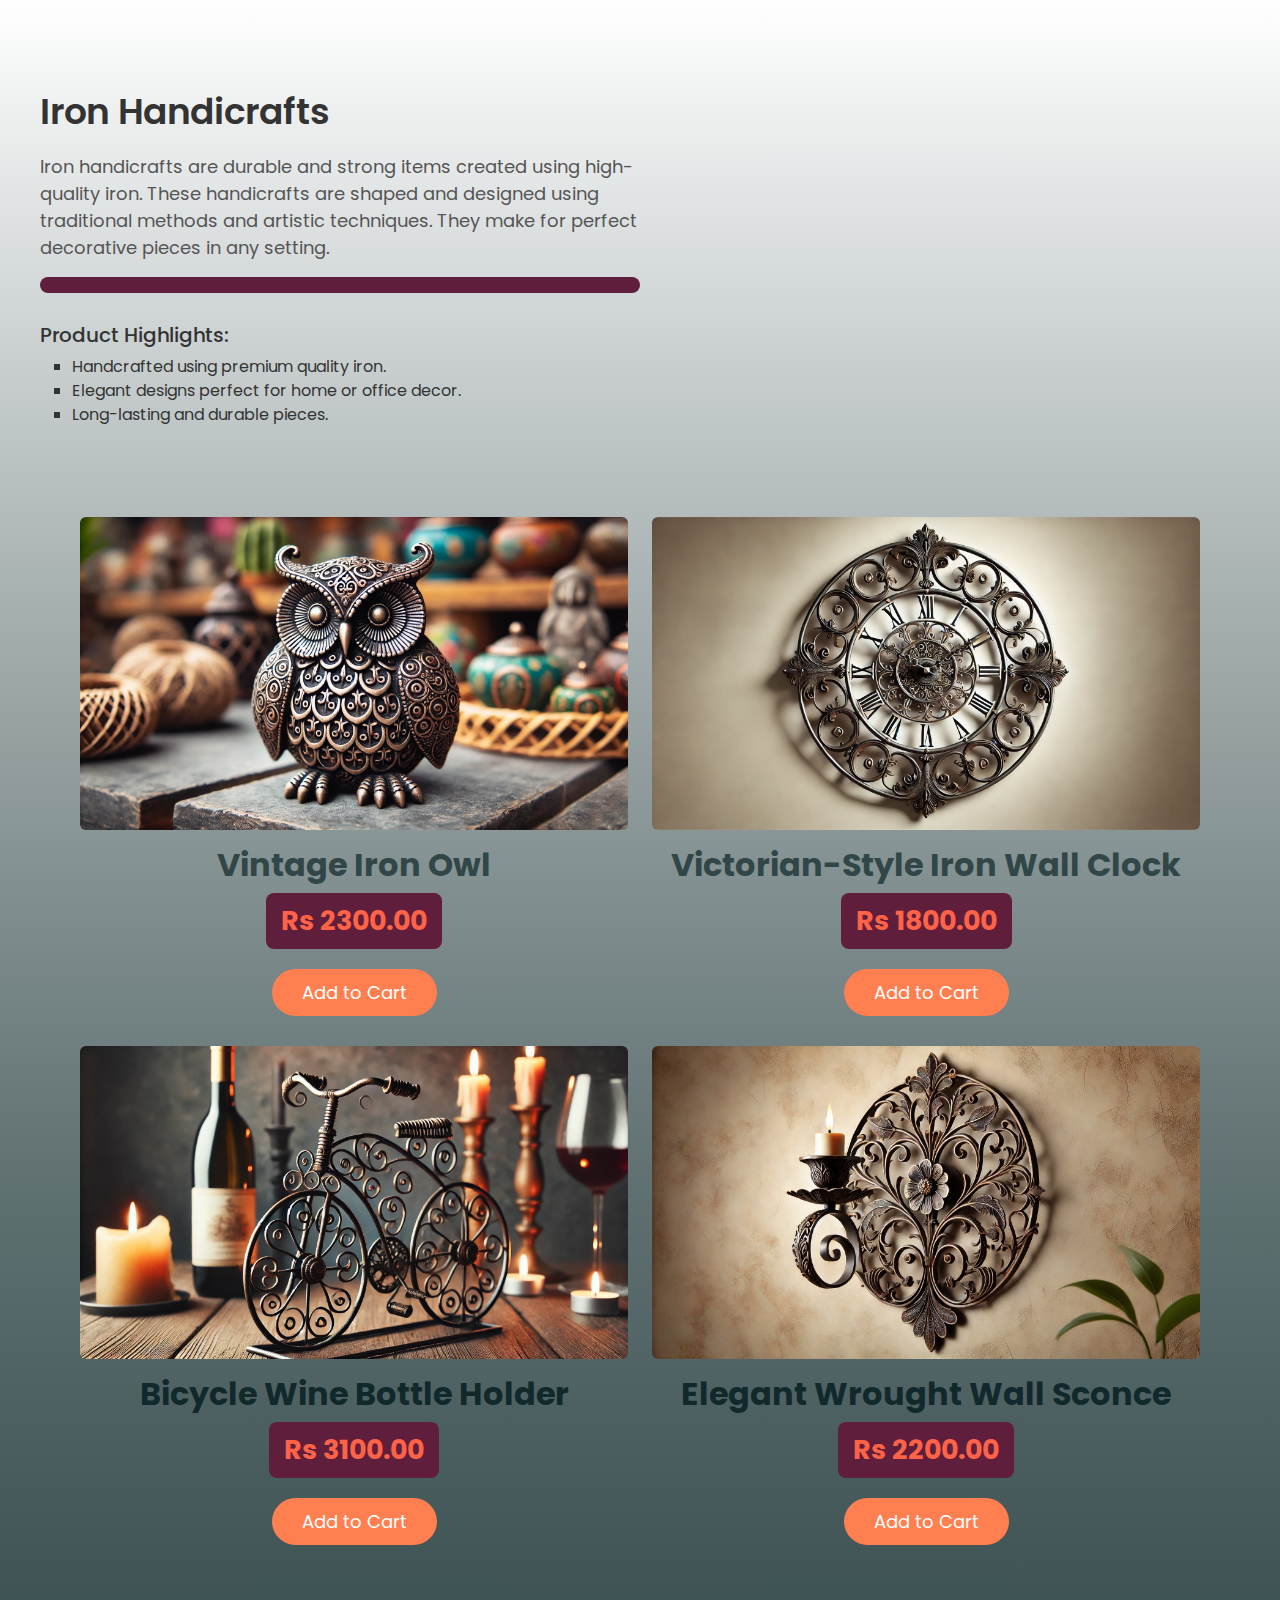
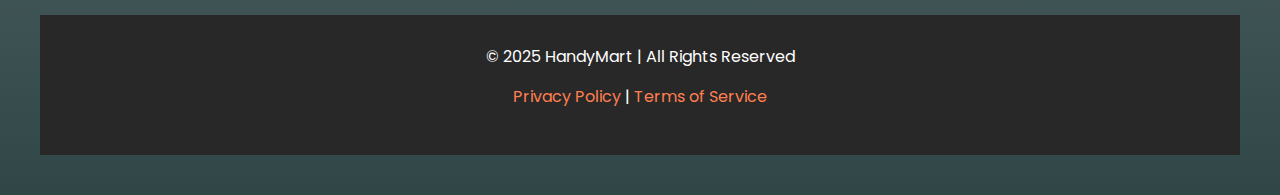
<file: htmlpages/iron-handicrafts.html>
<!DOCTYPE html>
<html lang="en">

<head>
    <meta charset="UTF-8">
    <meta name="viewport" content="width=device-width, initial-scale=1">
    <title>Iron Handicrafts - Product Details</title>
    <!-- Bootstrap and other resources -->
    <link rel="stylesheet" href="https://cdnjs.cloudflare.com/ajax/libs/font-awesome/6.0.0-beta3/css/all.min.css">
    <link href="https://fonts.googleapis.com/css2?family=Poppins:wght@300;400;600&display=swap" rel="stylesheet">
    <link rel="stylesheet" href="../css/bootstrap.css">
    <script src="https://cdn.jsdelivr.net/npm/bootstrap@5.3.3/dist/js/bootstrap.bundle.min.js"></script>
    <style>
         body {
            font-family: 'Poppins', sans-serif;
            background-image: linear-gradient(to top, #304647, 60%, #fff);
            box-sizing: border-box;
        }

        .product-details {
            margin-top: 50px;
            border-radius: 15px;
            padding: 40px;
        } 

        .product-title {
            font-size: 36px;
            font-weight: 600;
            color: #333;
        }

        .d-grip {
            display: flex;
            flex-direction: column;
            justify-content: center;
            align-items: center;
            margin-bottom: 30px;
        }

        .product-price {
            font-size: 27px;
            color: #ff6347;
            font-weight: bold;
            background-color: #5f1e3c;
            padding: 8px 15px;
            border-radius: 8px;
            margin-bottom: 10px;
            text-align: center;
        }

        .add-to-cart-btn {
            background-color: #ff7f50;
            color: white;
            border: none;
            padding: 10px 30px;
            font-size: 18px;
            border-radius: 50px;
            cursor: pointer;
            transition: all 0.3s ease;
            margin-top: 2px;
            display: inline-block;
            margin-left: auto;
            margin-right: auto;
        }

        .add-to-cart-btn:hover {
            background-color: #ff6347;
            transform: scale(1.1);
        }

        .product-highlights {
            margin-top: 30px;
            font-size: 16px;
            color: #333;
        }

        .product-highlights ul {
            list-style-type: square;
        }

        .product-description {
            margin-top: 20px;
            font-size: 18px;
            color: #555;
        }

        footer {
            background-color: #282828;
            color: white;
            padding: 30px 0;
            text-align: center;
        }

        footer a {
            color: #ff7f50;
            text-decoration: none;
        }

        footer a:hover {
            text-decoration: underline;
        }
    </style>
</head>

<body>


    <div class=" product-details">
        <div class="col-md-6">
            <h2 class="product-title">Iron Handicrafts</h2>
            <p class="product-description">
                Iron handicrafts are durable and strong items created using high-quality iron. These handicrafts are
                shaped and designed using traditional methods and artistic techniques. They make for perfect decorative
                pieces in any setting.
            </p>
            <p class="product-price" ></p>
            <div class="product-highlights">
                <h5>Product Highlights:</h5>
                <ul>
                    <li>Handcrafted using premium quality iron.</li>
                    <li>Elegant designs perfect for home or office decor.</li>
                    <li>Long-lasting and durable pieces.</li>
                </ul>
            </div>
        </div>

        <div class="product-details">
            <div class="row">
                <div class="col-md-6">
                    <img src="../images/iron1.webp " class="img-fluid rounded" alt="Iron Handicraft">
                    <h2 class="text-center  mt-3" style="font-weight: bold; color: #304647;">Vintage Iron Owl  </h2>
                    <div class="d-grip gap-2">
                        <p class="product-price" id="productPrice">Rs 2300.00</p>
                        <button class="add-to-cart-btn">Add to Cart</button>
                    </div>
                </div>

                <div class="col-md-6">
                    <img src="../images/iron2.webp " class="img-fluid rounded"
                        alt="Iron Handicraft">
                    <h2 class="text-center  mt-3" style="font-weight: bold; color: #304647;">Victorian-Style Iron Wall Clock </h2>
                    <div class="d-grip gap-2">
                        <p class="product-price" id="productPrice">Rs 1800.00</p>
                        <button class="add-to-cart-btn">Add to Cart</button>
                    </div>
                </div>
            </div>

            <div class="row">
                <div class="col-md-6">
                    <img src="../images/iron3.webp " class="img-fluid rounded" alt="Iron Handicraft">
                    <h2 class="text-center  mt-3" style="font-weight: bolder; color: #12292b;"> Bicycle Wine Bottle Holder </h2>
                    <div class="d-grip gap-2">
                        <p class="product-price" id="productPrice">Rs 3100.00</p>
                        <button class="add-to-cart-btn">Add to Cart</button>
                    </div>
                </div>
                <div class="col-md-6">
                    <img src="../images/iron4.webp " class="img-fluid rounded"
                        alt="Iron Handicraft">
                    <h2 class="text-center  mt-3" style="font-weight: bolder; color: #12292b;">Elegant Wrought Wall Sconce </h2>
                    <div class="d-grip gap-2">
                        <p class="product-price" id="productPrice">Rs 2200.00</p>
                        <button class="add-to-cart-btn">Add to Cart</button>
                    </div>
                </div>
            </div>
        </div>

        <footer>
            <p>&copy; 2025 HandyMart | All Rights Reserved</p>
            <p><a href="#">Privacy Policy</a> | <a href="#">Terms of Service</a></p>
        </footer>


</body>

</html>
</file>
